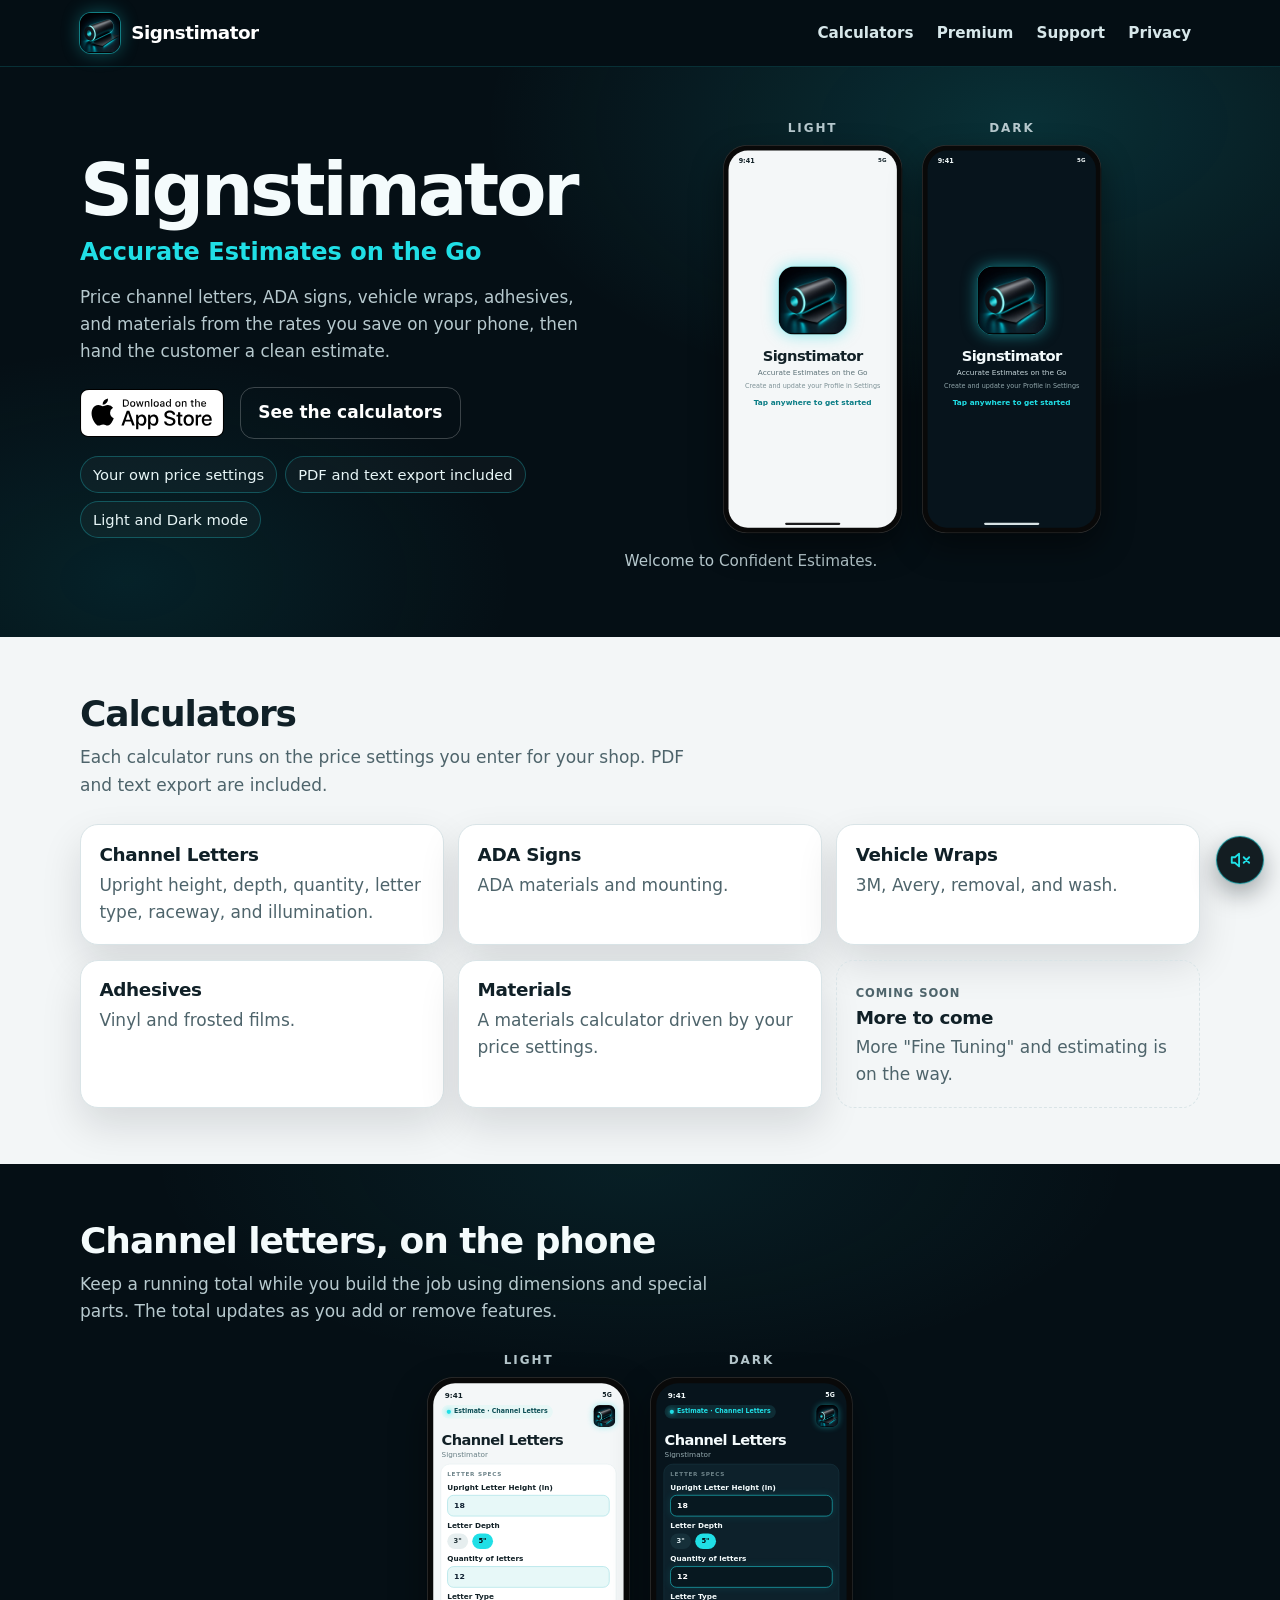
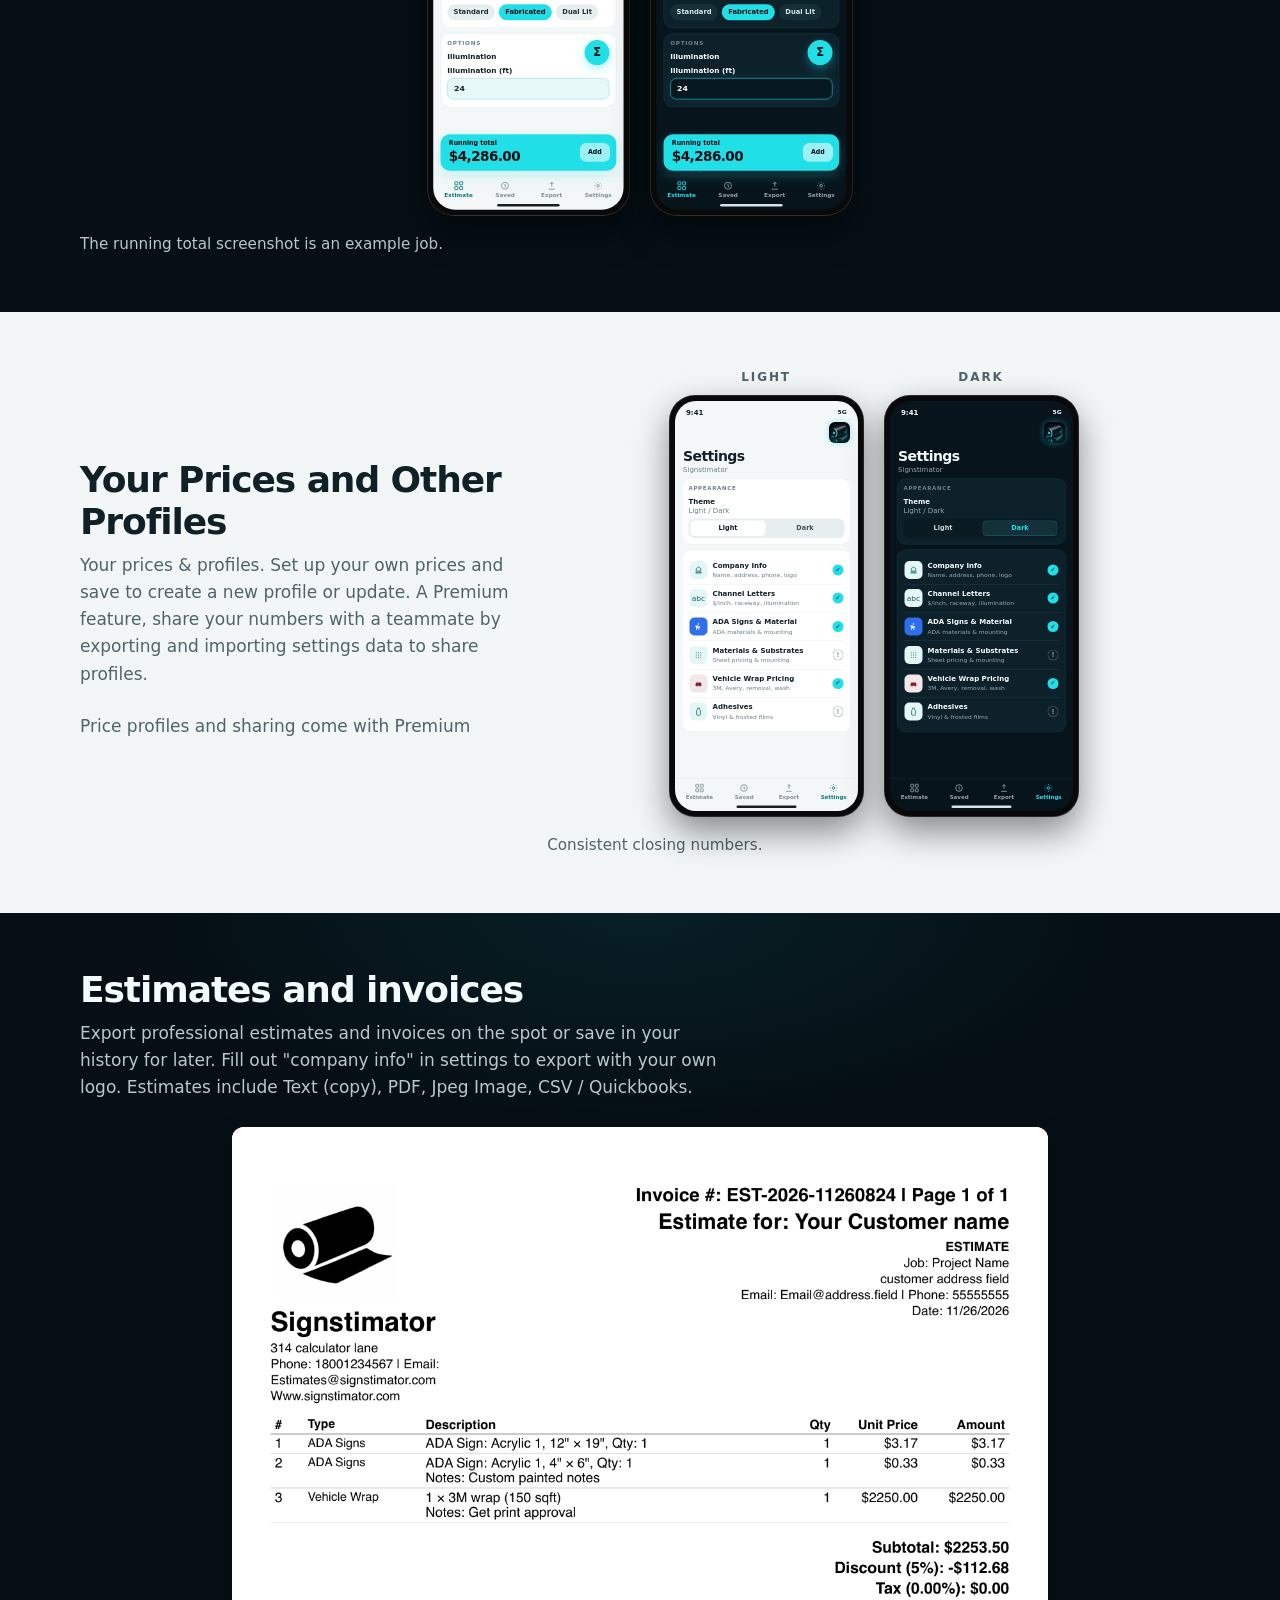
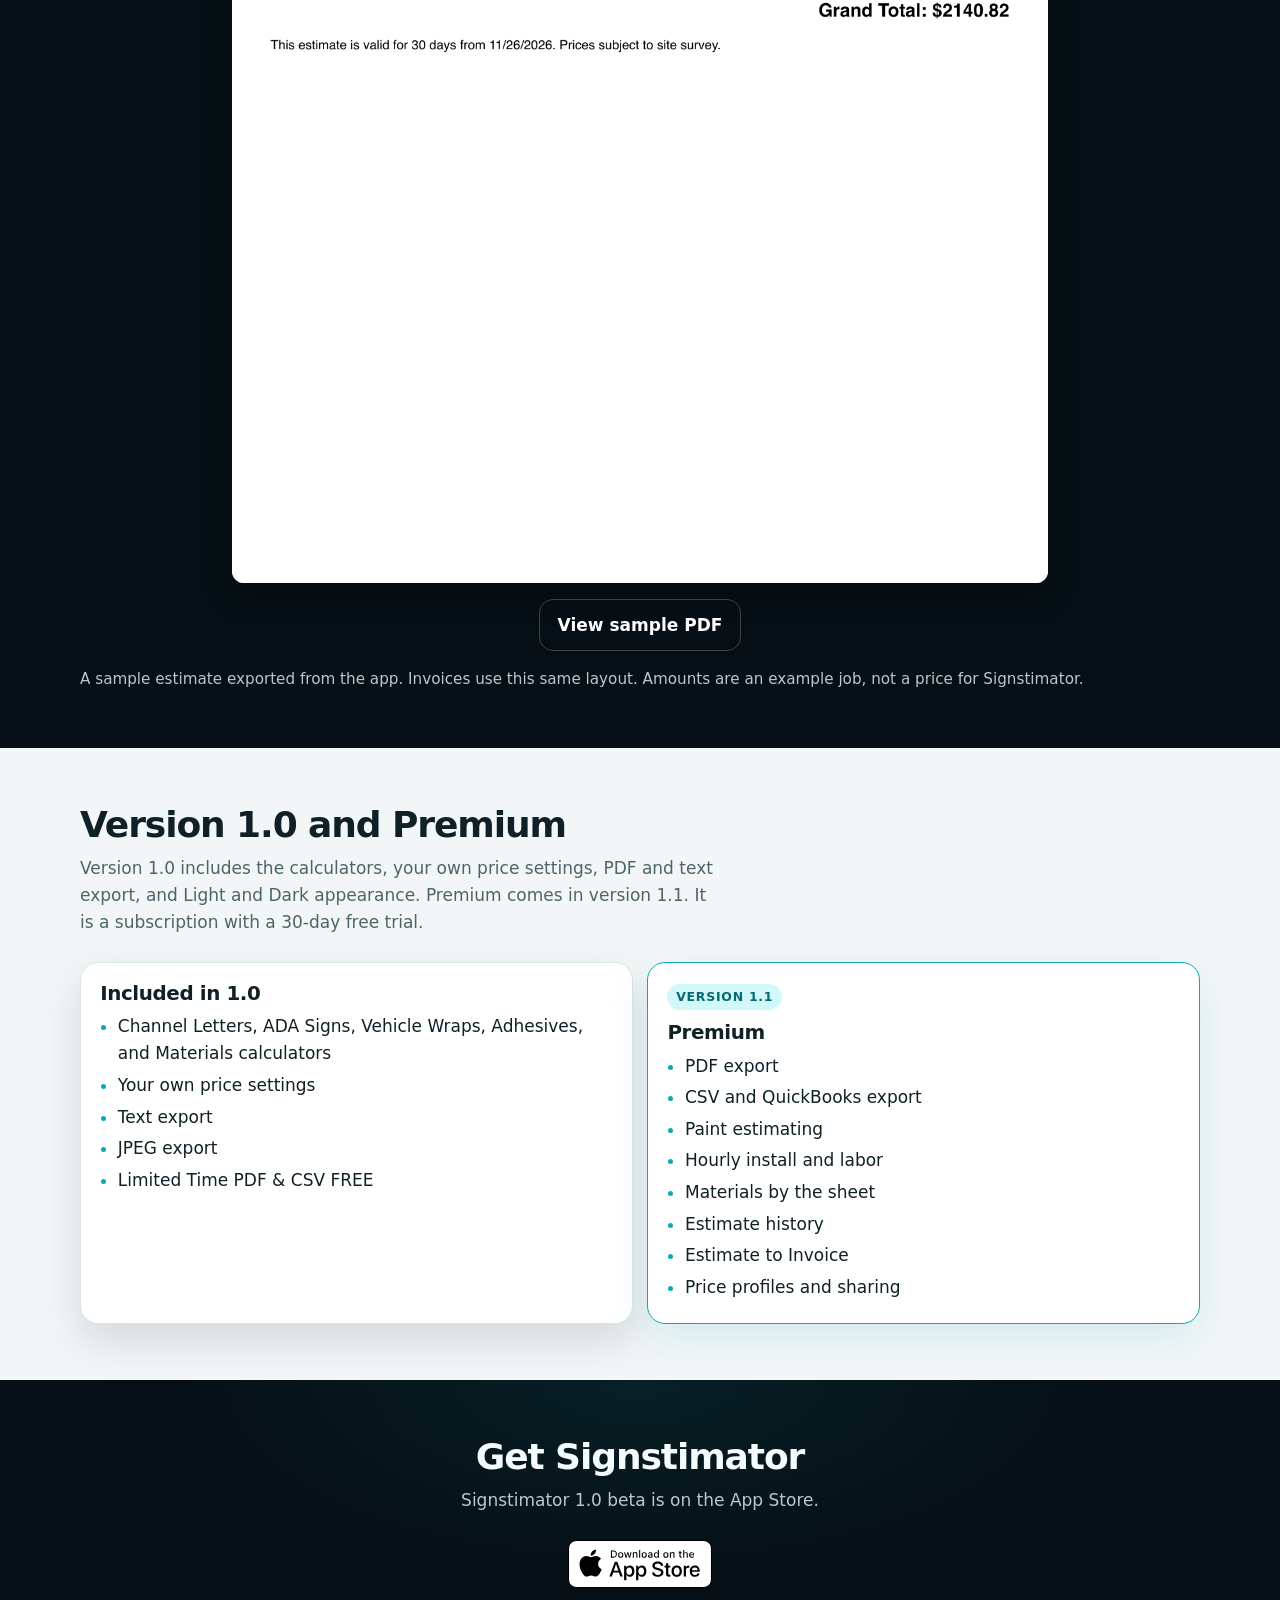
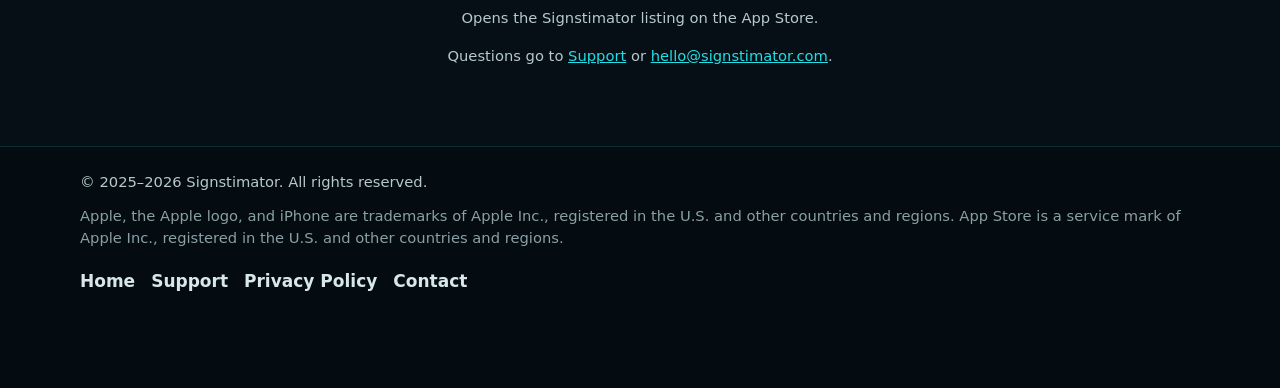
<file: index.html>
<!DOCTYPE html>
<html lang="en">
<head>
  <meta charset="UTF-8">
  <meta name="viewport" content="width=device-width, initial-scale=1.0, viewport-fit=cover">
  <title>Signstimator — Accurate Estimates on the Go</title>
  <meta name="description" content="Signstimator is an iOS app for sign shops. Accurate estimates on the go for channel letters, ADA signs, vehicle wraps, adhesives, and materials, using your own prices. Download on the App Store.">
  <meta name="theme-color" content="#050F15">
  <meta property="og:title" content="Signstimator — Accurate Estimates on the Go">
  <meta property="og:description" content="Channel letters, ADA signs, vehicle wraps, adhesives, and materials, priced from your own settings. Download Signstimator on the App Store.">
  <meta property="og:type" content="website">
  <link rel="icon" href="favicon.ico" sizes="any">
  <link rel="icon" type="image/png" href="favicon-32.png" sizes="32x32">
  <link rel="apple-touch-icon" href="apple-touch-icon.png">
  <link rel="preload" as="image" href="assets/logo.webp" type="image/webp">
  <link rel="stylesheet" href="css/styles.css">
</head>
<body>
  <a class="skip-link" href="#content">Skip to content</a>
  <header class="site-header">
    <div class="header-inner">
      <a class="brand" href="index.html">
        <picture>
          <source srcset="assets/logo.webp" type="image/webp">
          <img src="assets/logo.jpg" alt="" width="640" height="640">
        </picture>
        Signstimator
      </a>
      <nav class="site-nav" aria-label="Primary">
        <a href="index.html#calculators">Calculators</a>
        <a href="index.html#premium">Premium</a>
        <a href="Support.html">Support</a>
        <a href="privacy.html">Privacy</a>
      </nav>
    </div>
  </header>

  <main id="content">
    <section class="hero">
      <div class="wrap hero-grid">
        <div>
          <h1>Signstimator</h1>
          <p class="lede">Accurate Estimates on the Go</p>
          <p class="intro">Price channel letters, ADA signs, vehicle wraps, adhesives, and materials from the rates you save on your phone, then hand the customer a clean estimate.</p>
          <div class="actions">
            <a class="store-badge" data-app-store href="https://apps.apple.com/app/id6818383304" target="_blank" rel="noopener noreferrer">
              <img src="assets/app-store-badge.svg" alt="Download on the App Store" width="120" height="40">
            </a>
            <a class="btn btn-ghost" href="#calculators">See the calculators</a>
          </div>
          <ul class="highlights">
            <li>Your own price settings</li>
            <li>PDF and text export included</li>
            <li>Light and Dark mode</li>
          </ul>
        </div>

        <figure class="pair-figure">
          <div class="phone-pair" aria-hidden="true">
            <div class="phone-col">
              <p class="phone-label">Light</p>
              <div class="device-slot">
                <div class="device">
                  <div class="screen screen-light">
                    <div class="statusbar"><span>9:41</span><span class="status-icons">5G</span></div>
                    <div class="screen-body welcome">
                      <div class="app-icon"><img src="assets/logo.jpg" alt="" width="640" height="640"></div>
                      <h3>Signstimator</h3>
                      <p class="tag">Accurate Estimates on the Go</p>
                      <p class="hint">Create and update your Profile in Settings</p>
                      <p class="go">Tap anywhere to get started</p>
                    </div>
                    <div class="homebar"><i></i></div>
                  </div>
                </div>
              </div>
            </div>
            <div class="phone-col">
              <p class="phone-label">Dark</p>
              <div class="device-slot">
                <div class="device">
                  <div class="screen screen-dark">
                    <div class="statusbar"><span>9:41</span><span class="status-icons">5G</span></div>
                    <div class="screen-body welcome">
                      <div class="app-icon"><img src="assets/logo.jpg" alt="" width="640" height="640"></div>
                      <h3>Signstimator</h3>
                      <p class="tag">Accurate Estimates on the Go</p>
                      <p class="hint">Create and update your Profile in Settings</p>
                      <p class="go">Tap anywhere to get started</p>
                    </div>
                    <div class="homebar"><i></i></div>
                  </div>
                </div>
              </div>
            </div>
          </div>
          <figcaption>Welcome to Confident Estimates.</figcaption>
        </figure>
      </div>
    </section>

    <section class="band band-light" id="calculators">
      <div class="wrap">
        <h2>Calculators</h2>
        <p class="section-lead">Each calculator runs on the price settings you enter for your shop. PDF and text export are included.</p>
        <div class="cards">
          <article class="card">
            <h3>Channel Letters</h3>
            <p>Upright height, depth, quantity, letter type, raceway, and illumination.</p>
          </article>
          <article class="card">
            <h3>ADA Signs</h3>
            <p>ADA materials and mounting.</p>
          </article>
          <article class="card">
            <h3>Vehicle Wraps</h3>
            <p>3M, Avery, removal, and wash.</p>
          </article>
          <article class="card">
            <h3>Adhesives</h3>
            <p>Vinyl and frosted films.</p>
          </article>
          <article class="card">
            <h3>Materials</h3>
            <p>A materials calculator driven by your price settings.</p>
          </article>
          <article class="card card-soon">
            <p class="soon-flag">Coming Soon</p>
            <h3>More to come</h3>
            <p>More "Fine Tuning" and estimating is on the way.</p>
          </article>
        </div>
      </div>
    </section>

    <section class="band band-ink showcase" id="channel-letters">
      <div class="wrap">
        <h2>Channel letters, on the phone</h2>
        <p class="section-lead">Keep a running total while you build the job using dimensions and special parts. The total updates as you add or remove features.</p>
        <figure class="pair-figure">
          <div class="phone-pair" aria-hidden="true">
            <div class="phone-col">
              <p class="phone-label">Light</p>
              <div class="device-slot"><div class="device"><div class="screen screen-light">
                <div class="statusbar"><span>9:41</span><span class="status-icons">5G</span></div>
                <div class="screen-body">
                  <div class="sheet-head">
                    <span class="pill-label"><span class="dot"></span> Estimate · Channel Letters</span>
                    <div class="mini-icon"><img src="assets/logo.jpg" alt="" width="64" height="64"></div>
                  </div>
                  <h3 class="screen-title">Channel Letters</h3>
                  <p class="screen-sub">Signstimator</p>
                  <div class="spec">
                    <p class="kicker">Letter specs</p>
                    <p class="lbl">Upright Letter Height (in)</p>
                    <div class="field">18</div>
                    <p class="lbl">Letter Depth</p>
                    <div class="pills"><span class="pill">3"</span><span class="pill on">5"</span></div>
                    <p class="lbl">Quantity of letters</p>
                    <div class="field">12</div>
                    <p class="lbl">Letter Type</p>
                    <div class="pills"><span class="pill">Standard</span><span class="pill on">Fabricated</span><span class="pill">Dual Lit</span></div>
                  </div>
                  <div class="spec">
                    <div class="options-top">
                      <div>
                        <p class="kicker">Options</p>
                        <p class="lbl">Illumination</p>
                        <p class="lbl">Illumination (ft)</p>
                      </div>
                      <div class="sigma" title="Sum">Σ</div>
                    </div>
                    <div class="field">24</div>
                  </div>
                  <div class="total"><div><span>Running total</span><strong>$4,286.00</strong></div><span class="add">Add</span></div>
                </div>
                <nav class="tabbar">
                  <span class="tab on"><svg viewBox="0 0 24 24" fill="none" stroke="currentColor" stroke-width="2"><rect x="3" y="3" width="7" height="7" rx="1"/><rect x="14" y="3" width="7" height="7" rx="1"/><rect x="3" y="14" width="7" height="7" rx="1"/><rect x="14" y="14" width="7" height="7" rx="1"/></svg>Estimate</span>
                  <span class="tab"><svg viewBox="0 0 24 24" fill="none" stroke="currentColor" stroke-width="2"><circle cx="12" cy="12" r="8"/><path d="M12 8v5l3 2"/></svg>Saved</span>
                  <span class="tab"><svg viewBox="0 0 24 24" fill="none" stroke="currentColor" stroke-width="2"><path d="M12 4v10"/><path d="M8 8l4-4 4 4"/><path d="M5 20h14"/></svg>Export</span>
                  <span class="tab"><svg viewBox="0 0 24 24" fill="none" stroke="currentColor" stroke-width="2"><circle cx="12" cy="12" r="3"/><path d="M12 3v2M12 19v2M3 12h2M19 12h2M5.6 5.6l1.4 1.4M17 17l1.4 1.4M18.4 5.6 17 7M7 17l-1.4 1.4"/></svg>Settings</span>
                </nav>
                <div class="homebar"><i></i></div>
              </div></div></div>
            </div>
            <div class="phone-col">
              <p class="phone-label">Dark</p>
              <div class="device-slot"><div class="device"><div class="screen screen-dark">
                <div class="statusbar"><span>9:41</span><span class="status-icons">5G</span></div>
                <div class="screen-body">
                  <div class="sheet-head">
                    <span class="pill-label"><span class="dot"></span> Estimate · Channel Letters</span>
                    <div class="mini-icon"><img src="assets/logo.jpg" alt="" width="64" height="64"></div>
                  </div>
                  <h3 class="screen-title">Channel Letters</h3>
                  <p class="screen-sub">Signstimator</p>
                  <div class="spec">
                    <p class="kicker">Letter specs</p>
                    <p class="lbl">Upright Letter Height (in)</p>
                    <div class="field">18</div>
                    <p class="lbl">Letter Depth</p>
                    <div class="pills"><span class="pill">3"</span><span class="pill on">5"</span></div>
                    <p class="lbl">Quantity of letters</p>
                    <div class="field">12</div>
                    <p class="lbl">Letter Type</p>
                    <div class="pills"><span class="pill">Standard</span><span class="pill on">Fabricated</span><span class="pill">Dual Lit</span></div>
                  </div>
                  <div class="spec">
                    <div class="options-top">
                      <div>
                        <p class="kicker">Options</p>
                        <p class="lbl">Illumination</p>
                        <p class="lbl">Illumination (ft)</p>
                      </div>
                      <div class="sigma">Σ</div>
                    </div>
                    <div class="field">24</div>
                  </div>
                  <div class="total"><div><span>Running total</span><strong>$4,286.00</strong></div><span class="add">Add</span></div>
                </div>
                <nav class="tabbar">
                  <span class="tab on"><svg viewBox="0 0 24 24" fill="none" stroke="currentColor" stroke-width="2"><rect x="3" y="3" width="7" height="7" rx="1"/><rect x="14" y="3" width="7" height="7" rx="1"/><rect x="3" y="14" width="7" height="7" rx="1"/><rect x="14" y="14" width="7" height="7" rx="1"/></svg>Estimate</span>
                  <span class="tab"><svg viewBox="0 0 24 24" fill="none" stroke="currentColor" stroke-width="2"><circle cx="12" cy="12" r="8"/><path d="M12 8v5l3 2"/></svg>Saved</span>
                  <span class="tab"><svg viewBox="0 0 24 24" fill="none" stroke="currentColor" stroke-width="2"><path d="M12 4v10"/><path d="M8 8l4-4 4 4"/><path d="M5 20h14"/></svg>Export</span>
                  <span class="tab"><svg viewBox="0 0 24 24" fill="none" stroke="currentColor" stroke-width="2"><circle cx="12" cy="12" r="3"/><path d="M12 3v2M12 19v2M3 12h2M19 12h2M5.6 5.6l1.4 1.4M17 17l1.4 1.4M18.4 5.6 17 7M7 17l-1.4 1.4"/></svg>Settings</span>
                </nav>
                <div class="homebar"><i></i></div>
              </div></div></div>
            </div>
          </div>
          <figcaption>The running total screenshot is an example job.</figcaption>
        </figure>
      </div>
    </section>

    <section class="band band-light" id="settings">
      <div class="wrap split">
        <div>
          <h2>Your Prices and Other Profiles</h2>
          <p class="section-lead">Your prices & profiles. Set up your own prices and save to create a new profile or update. A Premium feature, share your numbers with a teammate by exporting and importing settings data to share profiles.</p>
          <p class="section-lead">Price profiles and sharing come with Premium</p>
        </div>
        <figure class="pair-figure">
          <div class="phone-pair" aria-hidden="true">
            <div class="phone-col">
              <p class="phone-label">Light</p>
              <div class="device-slot"><div class="device"><div class="screen screen-light">
                <div class="statusbar"><span>9:41</span><span class="status-icons">5G</span></div>
                <div class="screen-body">
                  <div class="sheet-head">
                    <span></span>
                    <div class="mini-icon"><img src="assets/logo.jpg" alt="" width="64" height="64"></div>
                  </div>
                  <h3 class="screen-title">Settings</h3>
                  <p class="screen-sub">Signstimator</p>
                  <div class="set-card">
                    <p class="kicker">Appearance</p>
                    <p class="lbl flush">Theme</p>
                    <p class="screen-sub flush">Light / Dark</p>
                    <div class="segment"><span class="on">Light</span><span>Dark</span></div>
                  </div>
                  <div class="set-card">
                    <div class="set-row"><span class="tile"><svg viewBox="0 0 24 24" fill="none" stroke="currentColor" stroke-width="2"><path d="M4 20h16M6 20V8l6-4 6 4v12"/><path d="M10 20v-6h4v6"/></svg></span><span><strong>Company Info</strong><small>Name, address, phone, logo</small></span><span class="mark">✓</span></div>
                    <div class="set-row"><span class="tile">abc</span><span><strong>Channel Letters</strong><small>$/inch, raceway, illumination</small></span><span class="mark">✓</span></div>
                    <div class="set-row"><span class="tile tile-ada"><svg viewBox="0 0 24 24" fill="currentColor"><circle cx="12" cy="5" r="2"/><path d="M4 9h6l2 3 3-1 2 2-3 2v6h-2v-5l-2 1-2-2v6H6v-7l-2-1z"/></svg></span><span><strong>ADA Signs &amp; Material</strong><small>ADA materials &amp; mounting</small></span><span class="mark">✓</span></div>
                    <div class="set-row"><span class="tile"><svg viewBox="0 0 24 24" fill="currentColor"><circle cx="6" cy="6" r="1.4"/><circle cx="12" cy="6" r="1.4"/><circle cx="18" cy="6" r="1.4"/><circle cx="6" cy="12" r="1.4"/><circle cx="12" cy="12" r="1.4"/><circle cx="18" cy="12" r="1.4"/><circle cx="6" cy="18" r="1.4"/><circle cx="12" cy="18" r="1.4"/><circle cx="18" cy="18" r="1.4"/></svg></span><span><strong>Materials &amp; Substrates</strong><small>Sheet pricing &amp; mounting</small></span><span class="mark mark-wait">!</span></div>
                    <div class="set-row"><span class="tile tile-car"><svg viewBox="0 0 24 24" fill="currentColor"><path d="M4 14l2-5h12l2 5v4h-2a2 2 0 0 1-4 0H10a2 2 0 0 1-4 0H4z"/></svg></span><span><strong>Vehicle Wrap Pricing</strong><small>3M, Avery, removal, wash</small></span><span class="mark">✓</span></div>
                    <div class="set-row"><span class="tile"><svg viewBox="0 0 24 24" fill="none" stroke="currentColor" stroke-width="2"><path d="M9 3h6v4l2 2v11a2 2 0 0 1-2 2H9a2 2 0 0 1-2-2V9l2-2z"/></svg></span><span><strong>Adhesives</strong><small>Vinyl &amp; frosted films</small></span><span class="mark mark-wait">!</span></div>
                  </div>
                </div>
                <nav class="tabbar">
                  <span class="tab"><svg viewBox="0 0 24 24" fill="none" stroke="currentColor" stroke-width="2"><rect x="3" y="3" width="7" height="7" rx="1"/><rect x="14" y="3" width="7" height="7" rx="1"/><rect x="3" y="14" width="7" height="7" rx="1"/><rect x="14" y="14" width="7" height="7" rx="1"/></svg>Estimate</span>
                  <span class="tab"><svg viewBox="0 0 24 24" fill="none" stroke="currentColor" stroke-width="2"><circle cx="12" cy="12" r="8"/><path d="M12 8v5l3 2"/></svg>Saved</span>
                  <span class="tab"><svg viewBox="0 0 24 24" fill="none" stroke="currentColor" stroke-width="2"><path d="M12 4v10"/><path d="M8 8l4-4 4 4"/><path d="M5 20h14"/></svg>Export</span>
                  <span class="tab on"><svg viewBox="0 0 24 24" fill="none" stroke="currentColor" stroke-width="2"><circle cx="12" cy="12" r="3"/><path d="M12 3v2M12 19v2M3 12h2M19 12h2M5.6 5.6l1.4 1.4M17 17l1.4 1.4M18.4 5.6 17 7M7 17l-1.4 1.4"/></svg>Settings</span>
                </nav>
                <div class="homebar"><i></i></div>
              </div></div></div>
            </div>
            <div class="phone-col">
              <p class="phone-label">Dark</p>
              <div class="device-slot"><div class="device"><div class="screen screen-dark">
                <div class="statusbar"><span>9:41</span><span class="status-icons">5G</span></div>
                <div class="screen-body">
                  <div class="sheet-head">
                    <span></span>
                    <div class="mini-icon"><img src="assets/logo.jpg" alt="" width="64" height="64"></div>
                  </div>
                  <h3 class="screen-title">Settings</h3>
                  <p class="screen-sub">Signstimator</p>
                  <div class="set-card">
                    <p class="kicker">Appearance</p>
                    <p class="lbl flush">Theme</p>
                    <p class="screen-sub flush">Light / Dark</p>
                    <div class="segment"><span>Light</span><span class="on">Dark</span></div>
                  </div>
                  <div class="set-card">
                    <div class="set-row"><span class="tile"><svg viewBox="0 0 24 24" fill="none" stroke="currentColor" stroke-width="2"><path d="M4 20h16M6 20V8l6-4 6 4v12"/><path d="M10 20v-6h4v6"/></svg></span><span><strong>Company Info</strong><small>Name, address, phone, logo</small></span><span class="mark">✓</span></div>
                    <div class="set-row"><span class="tile">abc</span><span><strong>Channel Letters</strong><small>$/inch, raceway, illumination</small></span><span class="mark">✓</span></div>
                    <div class="set-row"><span class="tile tile-ada"><svg viewBox="0 0 24 24" fill="currentColor"><circle cx="12" cy="5" r="2"/><path d="M4 9h6l2 3 3-1 2 2-3 2v6h-2v-5l-2 1-2-2v6H6v-7l-2-1z"/></svg></span><span><strong>ADA Signs &amp; Material</strong><small>ADA materials &amp; mounting</small></span><span class="mark">✓</span></div>
                    <div class="set-row"><span class="tile"><svg viewBox="0 0 24 24" fill="currentColor"><circle cx="6" cy="6" r="1.4"/><circle cx="12" cy="6" r="1.4"/><circle cx="18" cy="6" r="1.4"/><circle cx="6" cy="12" r="1.4"/><circle cx="12" cy="12" r="1.4"/><circle cx="18" cy="12" r="1.4"/><circle cx="6" cy="18" r="1.4"/><circle cx="12" cy="18" r="1.4"/><circle cx="18" cy="18" r="1.4"/></svg></span><span><strong>Materials &amp; Substrates</strong><small>Sheet pricing &amp; mounting</small></span><span class="mark mark-wait">!</span></div>
                    <div class="set-row"><span class="tile tile-car"><svg viewBox="0 0 24 24" fill="currentColor"><path d="M4 14l2-5h12l2 5v4h-2a2 2 0 0 1-4 0H10a2 2 0 0 1-4 0H4z"/></svg></span><span><strong>Vehicle Wrap Pricing</strong><small>3M, Avery, removal, wash</small></span><span class="mark">✓</span></div>
                    <div class="set-row"><span class="tile"><svg viewBox="0 0 24 24" fill="none" stroke="currentColor" stroke-width="2"><path d="M9 3h6v4l2 2v11a2 2 0 0 1-2 2H9a2 2 0 0 1-2-2V9l2-2z"/></svg></span><span><strong>Adhesives</strong><small>Vinyl &amp; frosted films</small></span><span class="mark mark-wait">!</span></div>
                  </div>
                </div>
                <nav class="tabbar">
                  <span class="tab"><svg viewBox="0 0 24 24" fill="none" stroke="currentColor" stroke-width="2"><rect x="3" y="3" width="7" height="7" rx="1"/><rect x="14" y="3" width="7" height="7" rx="1"/><rect x="3" y="14" width="7" height="7" rx="1"/><rect x="14" y="14" width="7" height="7" rx="1"/></svg>Estimate</span>
                  <span class="tab"><svg viewBox="0 0 24 24" fill="none" stroke="currentColor" stroke-width="2"><circle cx="12" cy="12" r="8"/><path d="M12 8v5l3 2"/></svg>Saved</span>
                  <span class="tab"><svg viewBox="0 0 24 24" fill="none" stroke="currentColor" stroke-width="2"><path d="M12 4v10"/><path d="M8 8l4-4 4 4"/><path d="M5 20h14"/></svg>Export</span>
                  <span class="tab on"><svg viewBox="0 0 24 24" fill="none" stroke="currentColor" stroke-width="2"><circle cx="12" cy="12" r="3"/><path d="M12 3v2M12 19v2M3 12h2M19 12h2M5.6 5.6l1.4 1.4M17 17l1.4 1.4M18.4 5.6 17 7M7 17l-1.4 1.4"/></svg>Settings</span>
                </nav>
                <div class="homebar"><i></i></div>
              </div></div></div>
            </div>
          </div>
          <figcaption>Consistent closing numbers.</figcaption>
        </figure>
      </div>
    </section>

    <section class="band band-ink" id="export">
      <div class="wrap">
        <h2>Estimates and invoices</h2>
        <p class="section-lead">Export professional estimates and invoices on the spot or save in your history for later. Fill out "company info" in settings to export with your own logo. Estimates include Text (copy), PDF, Jpeg Image, CSV / Quickbooks.</p>
        <figure class="docs-figure">
          <div class="sample-paper">
            <img src="assets/sample-estimate.png" width="1275" height="1650" alt="Sample estimate exported from the Signstimator app. The shop logo is at the top left, above the shop name, address, phone, email, and website. The right side shows Invoice number and page, Estimate for, job, customer email and phone, and the date. A table lists each line with number, type, description, quantity, unit price, and amount, followed by subtotal, discount, tax, and grand total.">
          </div>
          <p class="sample-pdf"><a class="btn btn-ghost" href="assets/sample-estimate.pdf" target="_blank" rel="noopener noreferrer">View sample PDF</a></p>
          <figcaption>A sample estimate exported from the app. Invoices use this same layout. Amounts are an example job, not a price for Signstimator.</figcaption>
        </figure>
      </div>
    </section>

    <section class="band band-light" id="premium">
      <div class="wrap">
        <h2>Version 1.0 and Premium</h2>
        <p class="section-lead">Version 1.0 includes the calculators, your own price settings, PDF and text export, and Light and Dark appearance. Premium comes in version 1.1. It is a subscription with a 30-day free trial.</p>
        <div class="plans">
          <article class="plan">
            <h3>Included in 1.0</h3>
            <ul>
              <li>Channel Letters, ADA Signs, Vehicle Wraps, Adhesives, and Materials calculators</li>
              <li>Your own price settings</li>
              <li>Text export</li>
              <li>JPEG export</li>
              <li>Limited Time PDF & CSV FREE</li>
            </ul>
          </article>
          <article class="plan plan-premium">
            <p class="trial">Version 1.1</p>
            <h3>Premium</h3>
            <ul>
              <li>PDF export</li>
              <li>CSV and QuickBooks export</li>
              <li>Paint estimating</li>
              <li>Hourly install and labor</li>
              <li>Materials by the sheet</li>
              <li>Estimate history</li>
              <li>Estimate to Invoice</li>
              <li>Price profiles and sharing</li>
            </ul>
          </article>
        </div>
      </div>
    </section>

    <section class="band band-ink download" id="download">
      <div class="wrap">
        <h2>Get Signstimator</h2>
        <p class="section-lead" style="margin-inline:auto">Signstimator 1.0 beta is on the App Store.</p>
        <div class="actions">
          <a class="store-badge" data-app-store href="https://apps.apple.com/app/id6818383304" target="_blank" rel="noopener noreferrer">
            <img src="assets/app-store-badge.svg" alt="Download on the App Store" width="120" height="40">
          </a>
        </div>
        <p class="store-note" data-store-note>Opens the Signstimator listing on the App Store.</p>
        <p class="store-note">Questions go to <a href="Support.html">Support</a> or <a href="mailto:hello@signstimator.com">hello@signstimator.com</a>.</p>
      </div>
    </section>
  </main>

  <footer class="site-footer">
    <div class="footer-inner">
      <p>© 2025–2026 Signstimator. All rights reserved.</p>
      <p class="legal-note">Apple, the Apple logo, and iPhone are trademarks of Apple Inc., registered in the U.S. and other countries and regions. App Store is a service mark of Apple Inc., registered in the U.S. and other countries and regions.</p>
      <nav aria-label="Footer">
        <a href="index.html">Home</a>
        <a href="Support.html">Support</a>
        <a href="privacy.html">Privacy Policy</a>
        <a href="mailto:hello@signstimator.com">Contact</a>
      </nav>
    </div>
  </footer>
  <script src="js/site.js"></script>
</body>
</html>
</file>
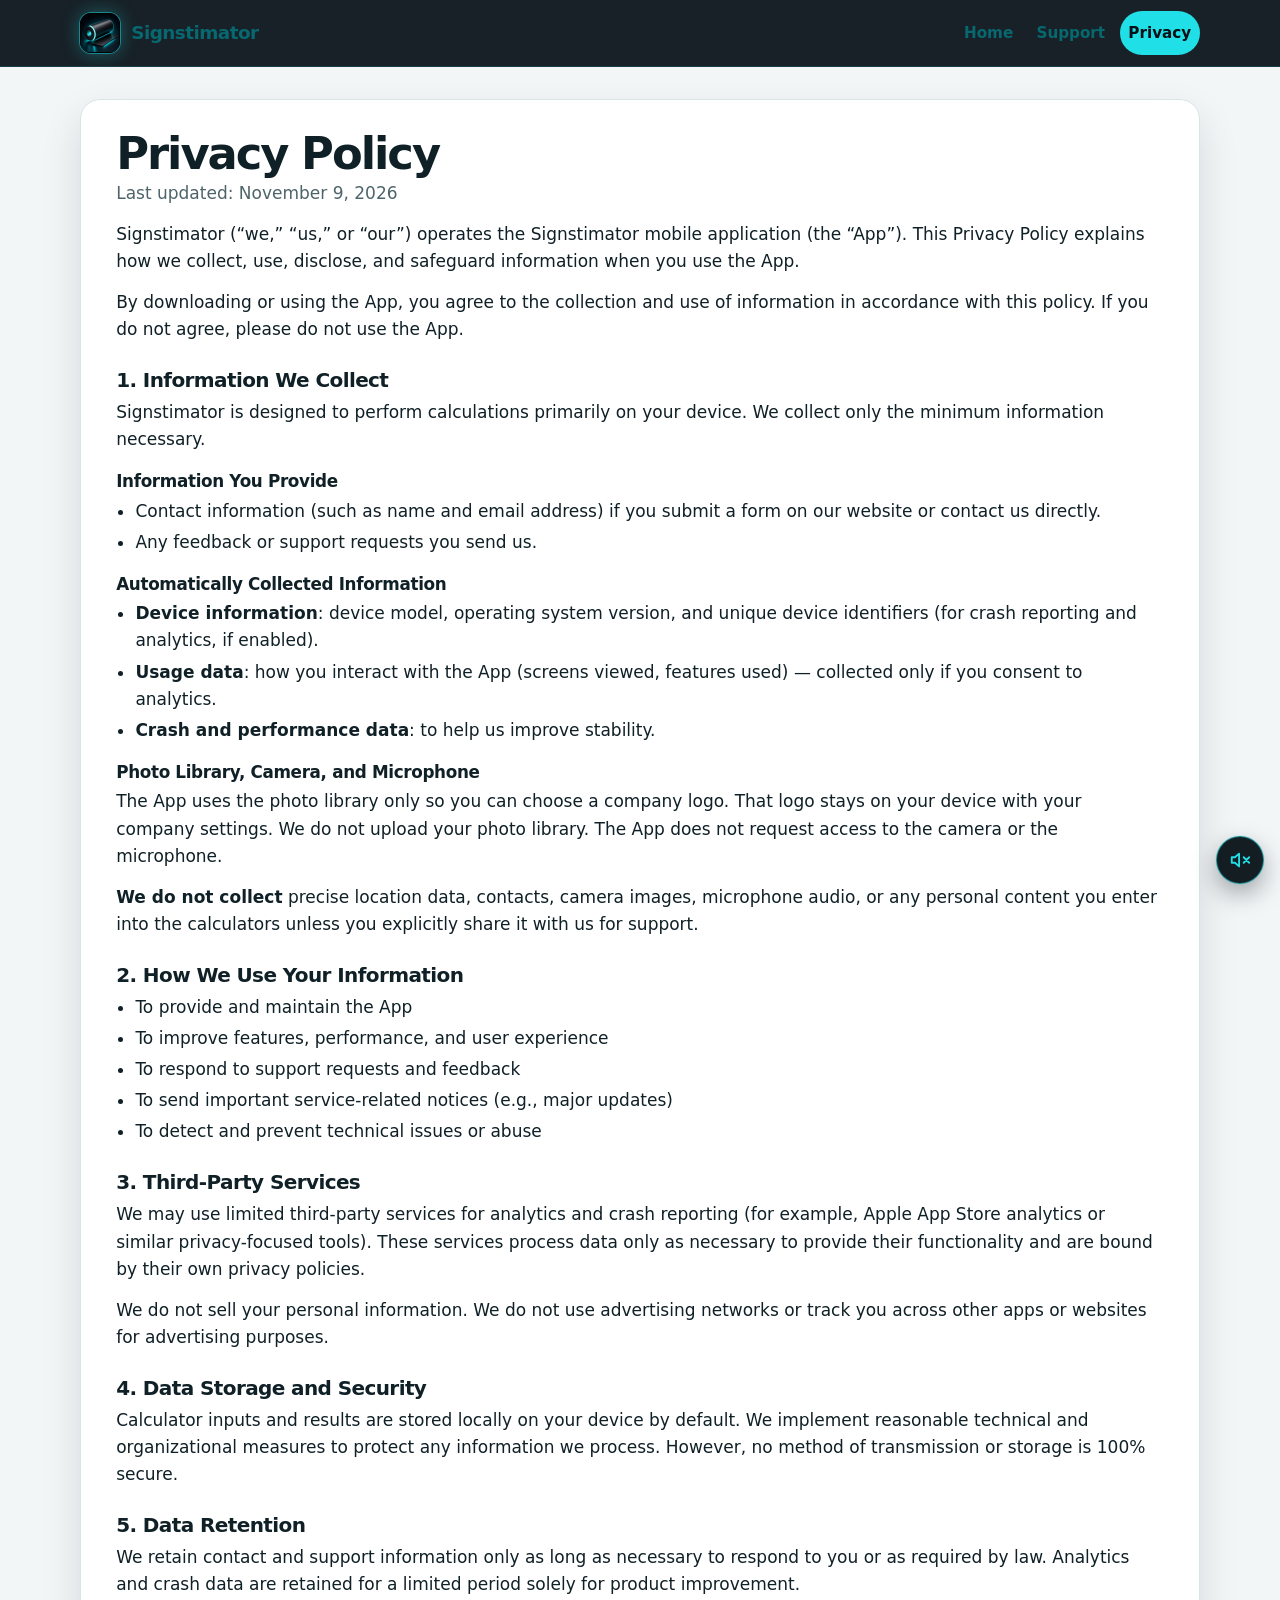
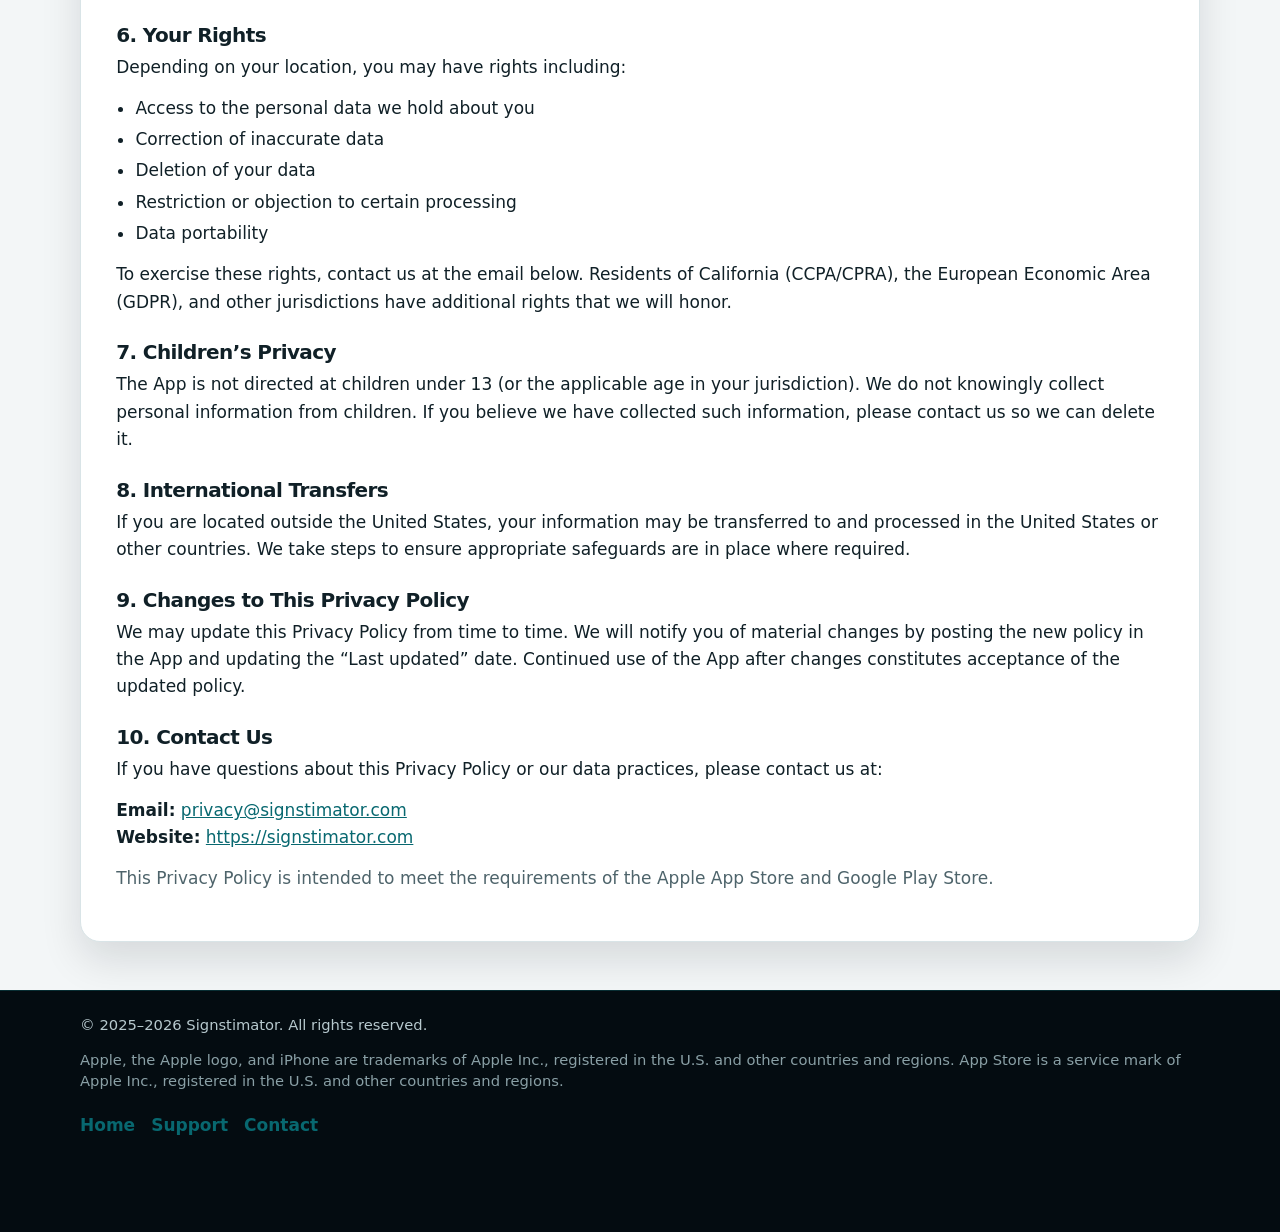
<file: privacy.html>
<!DOCTYPE html>
<html lang="en">
<head>
  <meta charset="UTF-8">
  <meta name="viewport" content="width=device-width, initial-scale=1.0, viewport-fit=cover">
  <title>Privacy Policy — Signstimator</title>
  <meta name="description" content="Privacy Policy for the Signstimator mobile application.">
  <meta name="theme-color" content="#050F15">
  <link rel="icon" href="favicon.ico" sizes="any">
  <link rel="icon" type="image/png" href="favicon-32.png" sizes="32x32">
  <link rel="apple-touch-icon" href="apple-touch-icon.png">
  <link rel="stylesheet" href="css/styles.css">
</head>
<body class="page-doc">
  <a class="skip-link" href="#content">Skip to content</a>
  <header class="site-header">
    <div class="header-inner">
      <a class="brand" href="index.html">
        <picture>
          <source srcset="assets/logo.webp" type="image/webp">
          <img src="assets/logo.jpg" alt="" width="640" height="640">
        </picture>
        Signstimator
      </a>
      <nav class="site-nav" aria-label="Primary">
        <a href="index.html">Home</a>
        <a href="Support.html">Support</a>
        <a href="privacy.html" aria-current="page">Privacy</a>
      </nav>
    </div>
  </header>

  <main class="doc-main" id="content">
    <div class="wrap prose">
      <h1>Privacy Policy</h1>
      <p class="updated">Last updated: November 9, 2026</p>

      <p>
        Signstimator (“we,” “us,” or “our”) operates the Signstimator mobile application (the “App”).
        This Privacy Policy explains how we collect, use, disclose, and safeguard information when you use the App.
      </p>
      <p>
        By downloading or using the App, you agree to the collection and use of information in accordance with this policy.
        If you do not agree, please do not use the App.
      </p>

      <h2>1. Information We Collect</h2>
      <p>Signstimator is designed to perform calculations primarily on your device. We collect only the minimum information necessary.</p>

      <h3>Information You Provide</h3>
      <ul>
        <li>Contact information (such as name and email address) if you submit a form on our website or contact us directly.</li>
        <li>Any feedback or support requests you send us.</li>
      </ul>

      <h3>Automatically Collected Information</h3>
      <ul>
        <li><strong>Device information</strong>: device model, operating system version, and unique device identifiers (for crash reporting and analytics, if enabled).</li>
        <li><strong>Usage data</strong>: how you interact with the App (screens viewed, features used) — collected only if you consent to analytics.</li>
        <li><strong>Crash and performance data</strong>: to help us improve stability.</li>
      </ul>

      <h3>Photo Library, Camera, and Microphone</h3>
      <p>
        The App uses the photo library only so you can choose a company logo.
        That logo stays on your device with your company settings.
        We do not upload your photo library.
        The App does not request access to the camera or the microphone.
      </p>
      <p>
        <strong>We do not collect</strong> precise location data, contacts, camera images, microphone audio, or any personal content you enter into the calculators unless you explicitly share it with us for support.
      </p>

      <h2>2. How We Use Your Information</h2>
      <ul>
        <li>To provide and maintain the App</li>
        <li>To improve features, performance, and user experience</li>
        <li>To respond to support requests and feedback</li>
        <li>To send important service-related notices (e.g., major updates)</li>
        <li>To detect and prevent technical issues or abuse</li>
      </ul>

      <h2>3. Third-Party Services</h2>
      <p>
        We may use limited third-party services for analytics and crash reporting (for example, Apple App Store analytics or similar privacy-focused tools).
        These services process data only as necessary to provide their functionality and are bound by their own privacy policies.
      </p>
      <p>
        We do not sell your personal information. We do not use advertising networks or track you across other apps or websites for advertising purposes.
      </p>

      <h2>4. Data Storage and Security</h2>
      <p>
        Calculator inputs and results are stored locally on your device by default.
        We implement reasonable technical and organizational measures to protect any information we process.
        However, no method of transmission or storage is 100% secure.
      </p>

      <h2>5. Data Retention</h2>
      <p>
        We retain contact and support information only as long as necessary to respond to you or as required by law.
        Analytics and crash data are retained for a limited period solely for product improvement.
      </p>

      <h2>6. Your Rights</h2>
      <p>Depending on your location, you may have rights including:</p>
      <ul>
        <li>Access to the personal data we hold about you</li>
        <li>Correction of inaccurate data</li>
        <li>Deletion of your data</li>
        <li>Restriction or objection to certain processing</li>
        <li>Data portability</li>
      </ul>
      <p>
        To exercise these rights, contact us at the email below.
        Residents of California (CCPA/CPRA), the European Economic Area (GDPR), and other jurisdictions have additional rights that we will honor.
      </p>

      <h2>7. Children’s Privacy</h2>
      <p>
        The App is not directed at children under 13 (or the applicable age in your jurisdiction).
        We do not knowingly collect personal information from children.
        If you believe we have collected such information, please contact us so we can delete it.
      </p>

      <h2>8. International Transfers</h2>
      <p>
        If you are located outside the United States, your information may be transferred to and processed in the United States or other countries.
        We take steps to ensure appropriate safeguards are in place where required.
      </p>

      <h2>9. Changes to This Privacy Policy</h2>
      <p>
        We may update this Privacy Policy from time to time.
        We will notify you of material changes by posting the new policy in the App and updating the “Last updated” date.
        Continued use of the App after changes constitutes acceptance of the updated policy.
      </p>

      <h2>10. Contact Us</h2>
      <p>
        If you have questions about this Privacy Policy or our data practices, please contact us at:
      </p>
      <p>
        <strong>Email:</strong> <a href="mailto:privacy@signstimator.com">privacy@signstimator.com</a><br>
        <strong>Website:</strong> <a href="https://signstimator.com">https://signstimator.com</a>
      </p>
      <p class="updated">
        This Privacy Policy is intended to meet the requirements of the Apple App Store and Google Play Store.
      </p>
    </div>
  </main>

  <footer class="site-footer">
    <div class="footer-inner">
      <p>© 2025–2026 Signstimator. All rights reserved.</p>
      <p class="legal-note">Apple, the Apple logo, and iPhone are trademarks of Apple Inc., registered in the U.S. and other countries and regions. App Store is a service mark of Apple Inc., registered in the U.S. and other countries and regions.</p>
      <nav aria-label="Footer">
        <a href="index.html">Home</a>
        <a href="Support.html">Support</a>
        <a href="mailto:hello@signstimator.com">Contact</a>
      </nav>
    </div>
  </footer>
  <script src="js/site.js"></script>
</body>
</html>
</file>
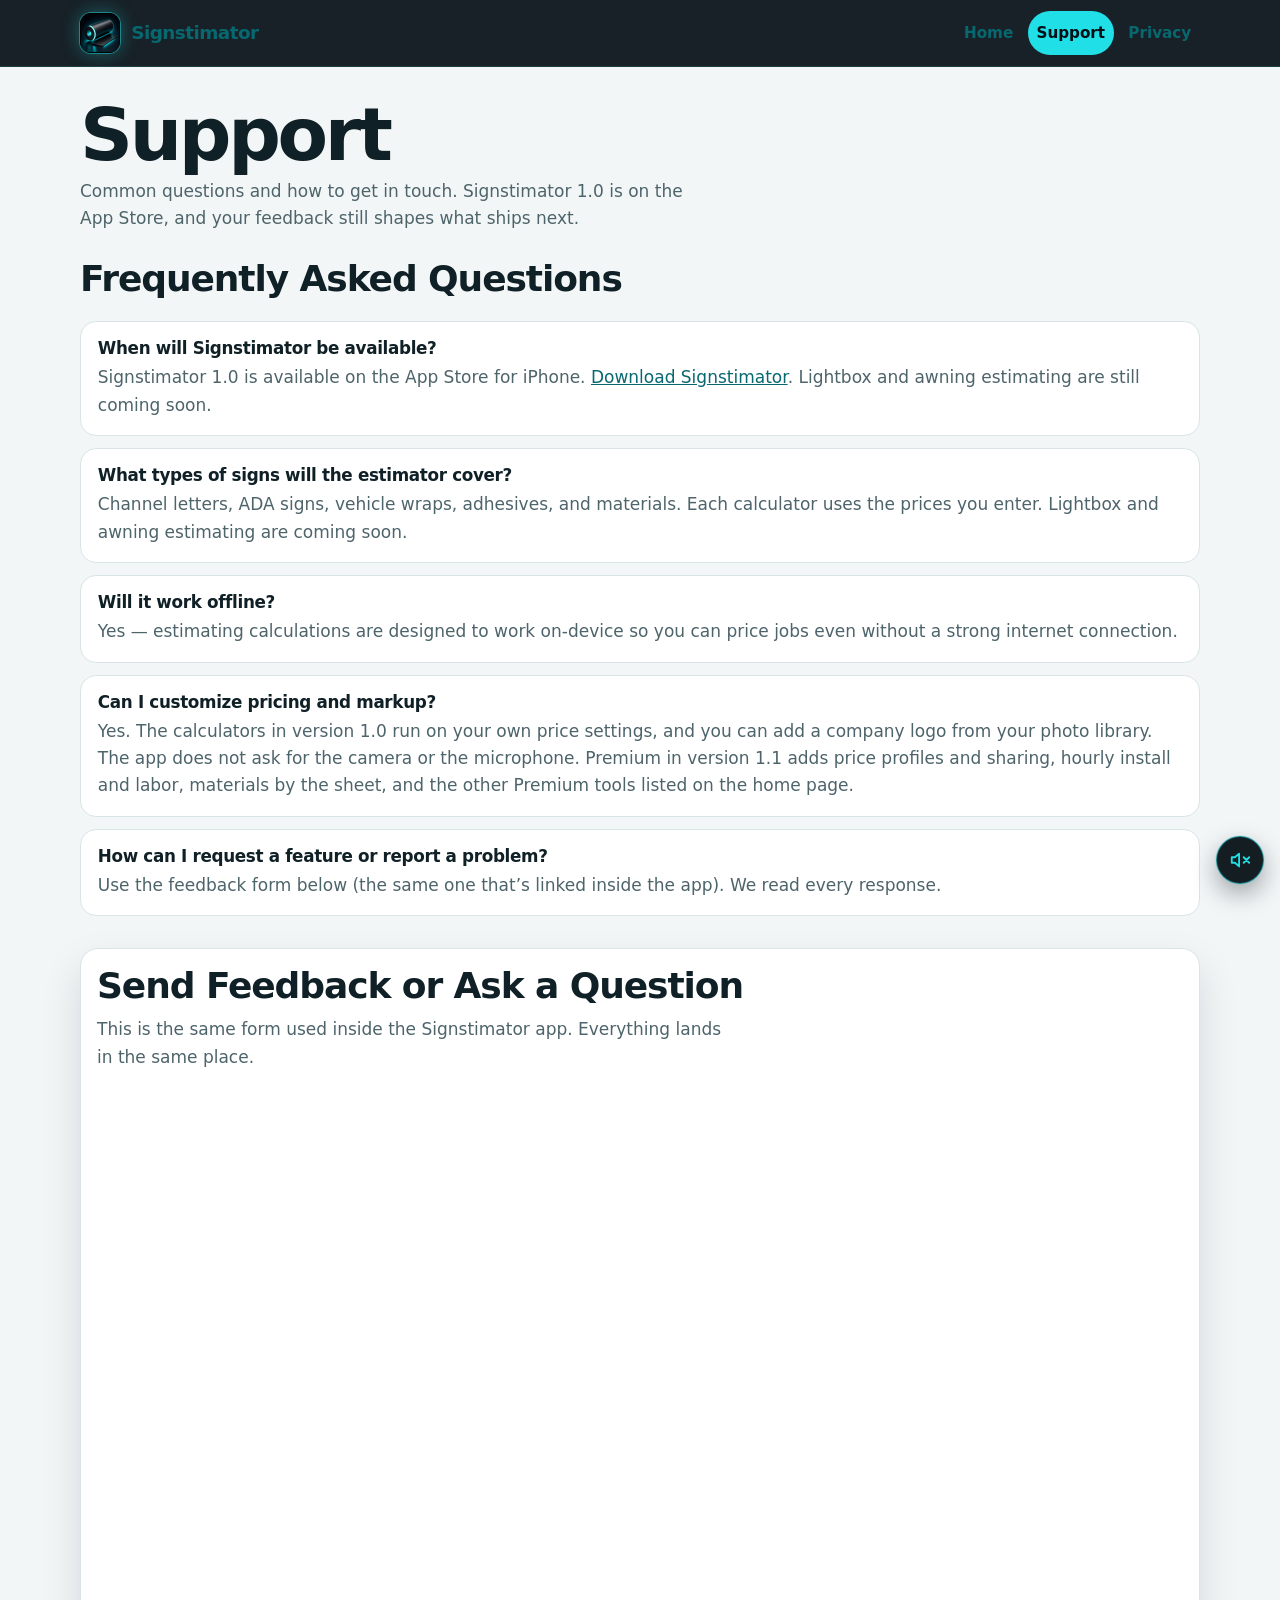
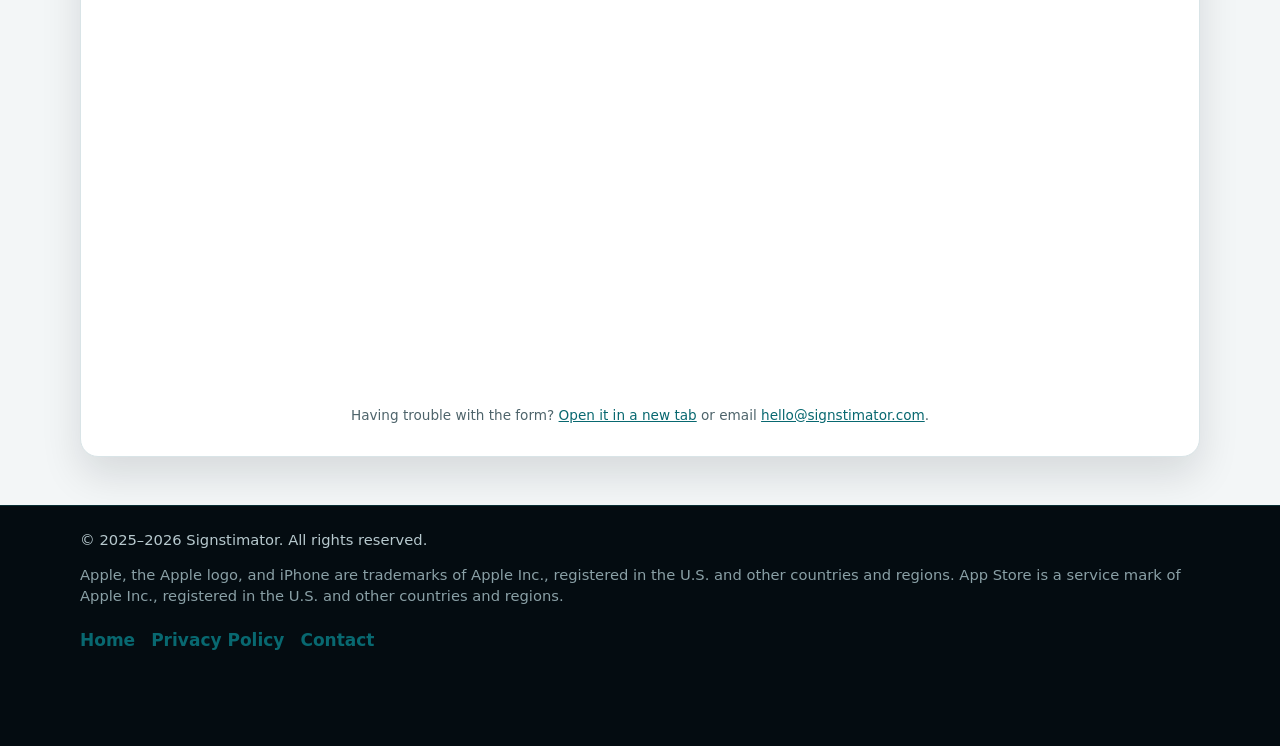
<file: Support.html>
<!DOCTYPE html>
<html lang="en">
<head>
  <meta charset="UTF-8">
  <meta name="viewport" content="width=device-width, initial-scale=1.0, viewport-fit=cover">
  <title>Support — Signstimator</title>
  <meta name="description" content="Support, FAQs, and feedback for Signstimator — the professional sign estimating app.">
  <meta name="theme-color" content="#050F15">
  <link rel="icon" href="favicon.ico" sizes="any">
  <link rel="icon" type="image/png" href="favicon-32.png" sizes="32x32">
  <link rel="apple-touch-icon" href="apple-touch-icon.png">
  <link rel="stylesheet" href="css/styles.css">
</head>
<body class="page-doc">
  <a class="skip-link" href="#content">Skip to content</a>
  <header class="site-header">
    <div class="header-inner">
      <a class="brand" href="index.html">
        <picture>
          <source srcset="assets/logo.webp" type="image/webp">
          <img src="assets/logo.jpg" alt="" width="640" height="640">
        </picture>
        Signstimator
      </a>
      <nav class="site-nav" aria-label="Primary">
        <a href="index.html">Home</a>
        <a href="Support.html" aria-current="page">Support</a>
        <a href="privacy.html">Privacy</a>
      </nav>
    </div>
  </header>

  <main class="doc-main" id="content">
    <div class="wrap">
      <h1>Support</h1>
      <p class="section-lead">Common questions and how to get in touch. Signstimator 1.0 is on the App Store, and your feedback still shapes what ships next.</p>

      <section class="faq" aria-labelledby="faq-heading">
        <h2 id="faq-heading">Frequently Asked Questions</h2>

        <article>
          <h3>When will Signstimator be available?</h3>
          <p>Signstimator 1.0 is available on the App Store for iPhone. <a data-app-store href="https://apps.apple.com/app/id6818383304" target="_blank" rel="noopener noreferrer">Download Signstimator</a>. Lightbox and awning estimating are still coming soon.</p>
        </article>

        <article>
          <h3>What types of signs will the estimator cover?</h3>
          <p>Channel letters, ADA signs, vehicle wraps, adhesives, and materials. Each calculator uses the prices you enter. Lightbox and awning estimating are coming soon.</p>
        </article>

        <article>
          <h3>Will it work offline?</h3>
          <p>Yes — estimating calculations are designed to work on-device so you can price jobs even without a strong internet connection.</p>
        </article>

        <article>
          <h3>Can I customize pricing and markup?</h3>
          <p>Yes. The calculators in version 1.0 run on your own price settings, and you can add a company logo from your photo library. The app does not ask for the camera or the microphone. Premium in version 1.1 adds price profiles and sharing, hourly install and labor, materials by the sheet, and the other Premium tools listed on the home page.</p>
        </article>

        <article>
          <h3>How can I request a feature or report a problem?</h3>
          <p>Use the feedback form below (the same one that’s linked inside the app). We read every response.</p>
        </article>
      </section>

      <section class="form-card" aria-labelledby="feedback-heading">
        <h2 id="feedback-heading">Send Feedback or Ask a Question</h2>
        <p class="section-lead">This is the same form used inside the Signstimator app. Everything lands in the same place.</p>
        <iframe
          class="form-frame"
          src="https://docs.google.com/forms/d/e/1FAIpQLSdFB1LGdTTYkwJkx6457L7xm6RUHXx0BUweLzCU4SB6owOhcw/viewform?embedded=true"
          title="Signstimator Feedback Form"
          loading="lazy">
          Loading…
        </iframe>
        <p class="form-fallback">
          Having trouble with the form?
          <a href="https://docs.google.com/forms/d/e/1FAIpQLSdFB1LGdTTYkwJkx6457L7xm6RUHXx0BUweLzCU4SB6owOhcw/viewform" target="_blank" rel="noopener">Open it in a new tab</a>
          or email <a href="mailto:hello@signstimator.com">hello@signstimator.com</a>.
        </p>
      </section>
    </div>
  </main>

  <footer class="site-footer">
    <div class="footer-inner">
      <p>© 2025–2026 Signstimator. All rights reserved.</p>
      <p class="legal-note">Apple, the Apple logo, and iPhone are trademarks of Apple Inc., registered in the U.S. and other countries and regions. App Store is a service mark of Apple Inc., registered in the U.S. and other countries and regions.</p>
      <nav aria-label="Footer">
        <a href="index.html">Home</a>
        <a href="privacy.html">Privacy Policy</a>
        <a href="mailto:hello@signstimator.com">Contact</a>
      </nav>
    </div>
  </footer>
  <script src="js/site.js"></script>
</body>
</html>
</file>
<file: css/styles.css>
/* Signstimator marketing site
   Palette: cyan #20DFE6, teal #0AABB4, ink #050F15, light greys.
   Dark red is reserved for warnings. */

:root {
  --cyan: #20dfe6;
  --teal: #0aabb4;
  --teal-ink: #086870;
  --ink: #050f15;
  --ink-2: #0b1c26;
  --ink-3: #102833;
  --mist: #f3f6f7;
  --paper: #ffffff;
  --line: #d9e4e7;
  --text: #102027;
  --muted: #4e646b;
  --muted-dark: #b7c9ce;
  --warning: #8e1d2c;
  --max: 1120px;
  --header: 4.5rem;
  --font: Inter, system-ui, -apple-system, "Segoe UI", Roboto, "Helvetica Neue", Arial, sans-serif;
  --shadow: 0 18px 40px rgba(5, 15, 21, 0.12);
  color-scheme: dark;
}

*,
*::before,
*::after { box-sizing: border-box; }

html { scroll-behavior: smooth; }

body {
  margin: 0;
  font-family: var(--font);
  font-size: 1.0625rem;
  line-height: 1.6;
  background: var(--ink);
  color: #f4fbfc;
  text-rendering: optimizeLegibility;
}

img { max-width: 100%; height: auto; }

a { color: var(--cyan); }

a:hover { text-decoration-thickness: 2px; }

:focus-visible {
  outline: 3px solid var(--cyan);
  outline-offset: 3px;
}

.skip-link {
  position: absolute;
  left: 1rem;
  top: -4rem;
  background: var(--cyan);
  color: var(--ink);
  font-weight: 700;
  padding: 0.6rem 0.9rem;
  border-radius: 8px;
  z-index: 20;
}

.skip-link:focus { top: 0.75rem; }

.wrap {
  width: min(100% - 2rem, var(--max));
  margin-inline: auto;
}

.site-header {
  position: sticky;
  top: 0;
  z-index: 10;
  padding-top: env(safe-area-inset-top, 0px);
  background: rgba(5, 15, 21, 0.92);
  backdrop-filter: blur(14px);
  border-bottom: 1px solid rgba(32, 223, 230, 0.16);
}

.header-inner {
  width: min(100% - 2rem, var(--max));
  margin-inline: auto;
  display: flex;
  flex-wrap: wrap;
  align-items: center;
  justify-content: space-between;
  gap: 0.35rem 1.25rem;
  padding: 0.7rem 0;
}

.brand {
  display: inline-flex;
  align-items: center;
  gap: 0.7rem;
  color: #fff;
  text-decoration: none;
  font-weight: 700;
  letter-spacing: -0.03em;
  font-size: 1.15rem;
}

.brand img {
  width: 40px;
  height: 40px;
  border-radius: 11px;
  display: block;
  box-shadow: 0 0 0 1px rgba(32, 223, 230, 0.45), 0 0 18px rgba(32, 223, 230, 0.35);
}

.site-nav {
  display: flex;
  flex-wrap: wrap;
  gap: 0.15rem 0.35rem;
}

.site-nav a {
  color: #d7e7ea;
  text-decoration: none;
  font-weight: 600;
  font-size: 0.95rem;
  min-height: 44px;
  display: inline-flex;
  align-items: center;
  padding: 0 0.55rem;
  border-radius: 999px;
}

.site-nav a:hover,
.site-nav a[aria-current="page"] {
  color: var(--ink);
  background: var(--cyan);
}

h1, h2, h3, p { margin-top: 0; }

h1 {
  font-size: clamp(2.7rem, 8vw, 4.6rem);
  line-height: 0.98;
  letter-spacing: -0.045em;
  margin-bottom: 0.4rem;
}

h2 {
  font-size: clamp(1.7rem, 3vw, 2.25rem);
  line-height: 1.15;
  letter-spacing: -0.03em;
  margin-bottom: 0.6rem;
}

h3 { letter-spacing: -0.02em; line-height: 1.25; }

.lede {
  font-size: clamp(1.25rem, 2vw, 1.5rem);
  color: var(--cyan);
  font-weight: 600;
  margin-bottom: 0.8rem;
}

.hero {
  position: relative;
  overflow: hidden;
  background:
    radial-gradient(900px 480px at 80% 10%, rgba(32, 223, 230, 0.16), transparent 60%),
    radial-gradient(700px 420px at 10% 90%, rgba(10, 171, 180, 0.12), transparent 55%),
    var(--ink);
}

.hero-grid {
  display: grid;
  gap: 2.5rem;
  padding: 2.5rem 0 3.5rem;
}

.hero p.intro {
  color: var(--muted-dark);
  font-size: 1.05rem;
  max-width: 38rem;
}

.badge {
  display: inline-flex;
  align-items: center;
  gap: 0.5rem;
  border: 1px solid rgba(32, 223, 230, 0.4);
  background: rgba(32, 223, 230, 0.08);
  color: var(--cyan);
  border-radius: 999px;
  padding: 0.28rem 0.75rem 0.28rem 0.55rem;
  font-size: 0.82rem;
  font-weight: 700;
  letter-spacing: 0.08em;
  text-transform: uppercase;
  margin-bottom: 1rem;
}

.dot {
  width: 0.5rem;
  height: 0.5rem;
  border-radius: 50%;
  background: var(--cyan);
  box-shadow: 0 0 10px var(--cyan);
}

.actions {
  display: flex;
  flex-wrap: wrap;
  gap: 1rem;
  align-items: center;
  margin: 1.4rem 0 1.1rem;
}

.btn {
  display: inline-flex;
  align-items: center;
  justify-content: center;
  gap: 0.7rem;
  min-height: 52px;
  padding: 0.55rem 1rem;
  border-radius: 14px;
  text-decoration: none;
  font-weight: 700;
  border: 1px solid transparent;
}

/* Official App Store badge. Do not recolor, shadow, or stretch the artwork.
   Clear space is at least one-quarter of the 48px badge height. */
.store-badge {
  display: inline-flex;
  line-height: 0;
}

.store-badge img {
  display: block;
  height: 48px;
  width: calc(48px * 119.66407 / 40);
}

.btn-ghost {
  color: #fff;
  border-color: rgba(255, 255, 255, 0.22);
  background: transparent;
  padding-inline: 1.1rem;
}

.btn-ghost:hover {
  border-color: var(--cyan);
  color: var(--cyan);
}

.btn-solid {
  background: var(--cyan);
  color: var(--ink);
}

.btn-solid:hover { background: #7aebef; }

.highlights {
  display: flex;
  flex-wrap: wrap;
  gap: 0.5rem;
  padding: 0;
  margin: 0;
  list-style: none;
}

.highlights li {
  border: 1px solid rgba(32, 223, 230, 0.28);
  background: rgba(255, 255, 255, 0.03);
  color: #e7f5f6;
  border-radius: 999px;
  padding: 0.35rem 0.75rem;
  font-size: 0.92rem;
}

.store-note {
  color: var(--muted-dark);
  font-size: 0.92rem;
  max-width: 36rem;
}

.band { padding: 3.5rem 0; }

.band-light {
  background: var(--mist);
  color: var(--text);
  color-scheme: light;
}

.band-light a { color: var(--teal-ink); }

.band-ink {
  background:
    radial-gradient(700px 300px at 50% 0%, rgba(32, 223, 230, 0.08), transparent 70%),
    var(--ink);
}

.section-lead {
  max-width: 40rem;
  color: var(--muted);
  margin-bottom: 1.6rem;
}

.band-ink .section-lead,
.hero .section-lead { color: var(--muted-dark); }

.cards {
  display: grid;
  gap: 0.9rem;
  grid-template-columns: 1fr;
}

.card {
  background: var(--paper);
  border: 1px solid var(--line);
  border-radius: 18px;
  padding: 1.1rem 1.15rem 1.15rem;
  box-shadow: var(--shadow);
}

.card h3 { margin-bottom: 0.35rem; font-size: 1.15rem; }

.card p { margin-bottom: 0; color: var(--muted); }

.card-soon {
  background: transparent;
  border-style: dashed;
  box-shadow: none;
}

.soon-flag {
  display: inline-block;
  font-size: 0.72rem;
  font-weight: 800;
  letter-spacing: 0.08em;
  text-transform: uppercase;
  color: var(--teal-ink);
  margin-bottom: 0.35rem;
}

.pair-figure { margin: 0; }

.docs-figure { margin: 0; }

.pair-figure figcaption,
.docs-figure figcaption {
  margin-top: 1rem;
  font-size: 0.95rem;
  color: var(--muted-dark);
}

.band-light .pair-figure figcaption { color: var(--muted); }

.phone-pair {
  --scale: 0.72;
  display: flex;
  flex-direction: column;
  align-items: center;
  gap: 1.25rem;
}

.phone-col {
  display: flex;
  flex-direction: column;
  align-items: center;
  gap: 0.45rem;
}

.phone-label {
  margin: 0;
  font-size: 0.75rem;
  font-weight: 800;
  letter-spacing: 0.16em;
  text-transform: uppercase;
  color: var(--muted-dark);
}

.band-light .phone-label { color: var(--muted); }

.device-slot {
  width: calc(390px * var(--scale));
  height: calc(844px * var(--scale));
}

.device {
  width: 390px;
  height: 844px;
  transform: scale(var(--scale));
  transform-origin: top left;
  background: #090909;
  border-radius: 52px;
  padding: 12px;
  box-shadow:
    0 30px 70px rgba(0, 0, 0, 0.45),
    inset 0 0 0 1.5px rgba(255, 255, 255, 0.16);
}

.screen {
  height: 100%;
  border-radius: 42px;
  overflow: hidden;
  display: flex;
  flex-direction: column;
  position: relative;
  font-size: 15px;
  line-height: 1.3;
}

.screen-light { background: #f4f7f8; color: #122127; }
.screen-dark { background: #07141c; color: #f4fbfc; }

.statusbar {
  display: flex;
  justify-content: space-between;
  align-items: center;
  padding: 14px 22px 6px;
  font-size: 14px;
  font-weight: 700;
}

.screen-light .statusbar { color: #122127; }

.status-icons { font-size: 12px; font-weight: 650; letter-spacing: 0.04em; }

.screen-body { flex: 1; display: flex; flex-direction: column; min-height: 0; }

.welcome {
  flex: 1;
  display: flex;
  flex-direction: column;
  align-items: center;
  justify-content: center;
  text-align: center;
  padding: 12px 28px 40px;
  gap: 8px;
}

.app-icon {
  width: 148px;
  height: 148px;
  border-radius: 34px;
  overflow: hidden;
  margin-bottom: 18px;
  box-shadow:
    0 0 0 1px rgba(32, 223, 230, 0.45),
    0 0 32px rgba(32, 223, 230, 0.55);
}

.app-icon img { width: 100%; height: 100%; object-fit: cover; display: block; }

.welcome h3 {
  margin: 0;
  font-size: 32px;
  letter-spacing: -0.04em;
}

.welcome .tag { margin: 0; font-size: 16px; color: #5d7278; }
.screen-dark .welcome .tag { color: #c5d5d9; }
.welcome .hint { margin: 0; font-size: 14px; color: #7d9196; }
.screen-dark .welcome .hint { color: #8ea3a8; }
.welcome .go { margin: 10px 0 0; color: #087c84; font-weight: 700; font-size: 16px; }
.screen-dark .welcome .go { color: var(--cyan); }

.sheet-head {
  display: flex;
  justify-content: space-between;
  gap: 10px;
  align-items: flex-start;
  padding: 4px 16px 8px;
}

.pill-label {
  display: inline-flex;
  align-items: center;
  gap: 6px;
  background: #e7f7f6;
  color: #0d4e55;
  border-radius: 999px;
  padding: 5px 10px;
  font-size: 12px;
  font-weight: 700;
}

.screen-dark .pill-label { background: #0e2c34; color: var(--cyan); }

.mini-icon {
  width: 42px;
  height: 42px;
  border-radius: 12px;
  overflow: hidden;
  box-shadow: 0 0 12px rgba(32, 223, 230, 0.45);
  flex: none;
}

.mini-icon img { width: 100%; height: 100%; object-fit: cover; display: block; }

.screen-title { margin: 0 16px; font-size: 28px; letter-spacing: -0.04em; }
.screen-sub { margin: 0 16px 10px; color: #6a8086; font-size: 14px; }
.screen-dark .screen-sub { color: #93a8ad; }

.spec {
  margin: 0 14px 10px;
  background: #fff;
  border: 1px solid #e3ebed;
  border-radius: 18px;
  padding: 12px 12px 14px;
}

.screen-dark .spec {
  background: #0d212b;
  border-color: #1a3944;
}

.kicker {
  margin: 0 0 8px;
  font-size: 11px;
  letter-spacing: 0.12em;
  text-transform: uppercase;
  color: #6d8389;
  font-weight: 700;
}

.lbl { margin: 8px 0 6px; font-weight: 700; font-size: 14px; }
.flush { margin: 0; }

.field {
  border: 1.5px solid #8fd8de;
  background: #e7f8f8;
  border-radius: 12px;
  padding: 10px 12px;
  font-weight: 650;
  color: #123;
}

.screen-dark .field {
  background: #071820;
  border-color: #20dfe6;
  color: #fff;
  box-shadow: 0 0 16px rgba(32, 223, 230, 0.12);
}

.pills { display: flex; flex-wrap: wrap; gap: 8px; }

.pill {
  border-radius: 999px;
  padding: 7px 12px;
  background: #e6eeef;
  color: #24343a;
  font-weight: 700;
  font-size: 13px;
}

.pill.on { background: var(--cyan); color: var(--ink); }
.screen-dark .pill { background: #16303a; color: #d5e4e8; }
.screen-dark .pill.on { background: var(--cyan); color: var(--ink); }

.options-top {
  display: flex;
  justify-content: space-between;
  align-items: flex-start;
  gap: 8px;
}

.sigma {
  width: 48px;
  height: 48px;
  border-radius: 50%;
  background: var(--cyan);
  color: var(--ink);
  display: grid;
  place-items: center;
  font-weight: 800;
  font-size: 22px;
  flex: none;
  box-shadow: 0 8px 18px rgba(32, 223, 230, 0.35);
}

.total {
  margin: auto 14px 10px;
  background: var(--cyan);
  color: var(--ink);
  border-radius: 18px;
  padding: 10px 12px 10px 16px;
  display: flex;
  align-items: center;
  justify-content: space-between;
  box-shadow: 0 10px 24px rgba(32, 223, 230, 0.22);
}

.total span { display: block; font-size: 12px; font-weight: 700; }
.total strong { font-size: 26px; letter-spacing: -0.04em; }

.add {
  background: rgba(255, 255, 255, 0.55);
  border-radius: 12px;
  padding: 10px 16px;
  font-weight: 800;
}

.tabbar {
  display: grid;
  grid-template-columns: repeat(4, 1fr);
  padding: 8px 4px 2px;
  border-top: 1px solid rgba(0, 0, 0, 0.06);
  text-align: center;
  font-size: 11px;
  font-weight: 600;
  color: #7d9196;
}

.screen-dark .tabbar {
  border-top-color: rgba(255, 255, 255, 0.06);
  color: #8ea3a8;
}

.tab svg { width: 20px; height: 20px; display: block; margin: 0 auto 2px; }
.tab.on { color: #087c84; }
.screen-dark .tab.on { color: var(--cyan); }

.homebar {
  height: 18px;
  display: grid;
  place-items: center;
}

.homebar i {
  width: 120px;
  height: 5px;
  border-radius: 999px;
  background: #1c1c1e;
  display: block;
}

.screen-dark .homebar i { background: #d7e2e4; }

.set-card {
  margin: 0 14px 10px;
  background: #fff;
  border: 1px solid #e3ebed;
  border-radius: 18px;
  padding: 12px;
}

.screen-dark .set-card {
  background: #0d212b;
  border-color: #1a3944;
}

.segment {
  display: grid;
  grid-template-columns: repeat(2, 1fr);
  gap: 4px;
  background: #e7eeef;
  border-radius: 12px;
  padding: 4px;
  margin-top: 8px;
}

.screen-dark .segment { background: #0a1a22; }

.segment span {
  text-align: center;
  border-radius: 9px;
  padding: 7px 0;
  font-weight: 700;
  font-size: 13px;
  color: #3e555b;
}

.screen-dark .segment span { color: #c5d5d8; }
.segment .on { background: #fff; color: #102027; }
.screen-dark .segment .on {
  background: #14303a;
  color: var(--cyan);
  box-shadow: inset 0 0 0 1px rgba(32, 223, 230, 0.35);
}

.set-row {
  display: grid;
  grid-template-columns: 36px 1fr auto;
  gap: 10px;
  align-items: center;
  padding: 9px 2px;
}

.set-row + .set-row { border-top: 1px solid #e6eeee; }
.screen-dark .set-row + .set-row { border-top-color: #1a3944; }

.tile {
  width: 36px;
  height: 36px;
  border-radius: 10px;
  display: grid;
  place-items: center;
  background: #e5f6f6;
  color: #086870;
}

.tile svg { width: 18px; height: 18px; }
.tile-ada { background: #2f6fed; color: #fff; }
.tile-car { background: #f3e8e8; color: var(--warning); }

.set-row strong { display: block; font-size: 14px; }
.set-row small { color: #6a8086; font-size: 12px; }
.screen-dark .set-row small { color: #93a8ad; }

.mark {
  width: 22px;
  height: 22px;
  border-radius: 50%;
  display: grid;
  place-items: center;
  background: var(--cyan);
  color: var(--ink);
  font-size: 13px;
  font-weight: 800;
}

.mark-wait {
  background: transparent;
  color: #8aa0a6;
  box-shadow: inset 0 0 0 1.5px #b7c6ca;
}

.screen-dark .mark-wait { box-shadow: inset 0 0 0 1.5px #3d555c; color: #8aa0a6; }

.split {
  display: grid;
  gap: 1.5rem;
  align-items: center;
}

.sample-paper {
  width: min(100%, 8.5in);
  margin-inline: auto;
  background: #fff;
  border-radius: 12px;
  overflow: hidden;
  box-shadow: 0 12px 28px rgba(0, 0, 0, 0.28);
  line-height: 0;
}

.sample-paper img {
  display: block;
  width: 100%;
  height: auto;
}

.sample-pdf {
  margin: 1rem 0 0;
  text-align: center;
}

.plans {
  display: grid;
  gap: 0.9rem;
}

.plan {
  background: #fff;
  border: 1px solid var(--line);
  border-radius: 18px;
  padding: 1.2rem 1.2rem 1.1rem;
  box-shadow: var(--shadow);
}

.plan-premium { border-color: var(--teal); box-shadow: 0 16px 40px rgba(10, 171, 180, 0.12); }

.plan h3 { margin-bottom: 0.25rem; }

.plan .trial {
  display: inline-block;
  background: rgba(32, 223, 230, 0.2);
  color: var(--teal-ink);
  font-weight: 800;
  font-size: 0.78rem;
  letter-spacing: 0.06em;
  text-transform: uppercase;
  border-radius: 999px;
  padding: 0.2rem 0.55rem;
  margin-bottom: 0.7rem;
}

.plan ul { margin: 0.4rem 0 0; padding-left: 1.1rem; }
.plan li { margin: 0.28rem 0; }
.plan li::marker { color: var(--teal); }

.download {
  text-align: center;
  padding-bottom: 4rem;
}

.download .store-note { margin-inline: auto; }

.download .actions { justify-content: center; }

.site-footer {
  border-top: 1px solid rgba(32, 223, 230, 0.16);
  background: #040c11;
  color: var(--muted-dark);
  /* Extra bottom space so the fixed music button does not cover footer links. */
  padding: 1.4rem 0 calc(5.25rem + env(safe-area-inset-bottom, 0px));
}

.footer-inner {
  width: min(100% - 2rem, var(--max));
  margin-inline: auto;
  display: flex;
  flex-wrap: wrap;
  gap: 0.75rem 1.5rem;
  justify-content: space-between;
  align-items: center;
}

.footer-inner p { margin: 0; font-size: 0.92rem; }

.legal-note {
  flex-basis: 100%;
  font-size: 0.78rem;
  line-height: 1.45;
  color: #8aa0a6;
}

.footer-inner nav {
  display: flex;
  flex-wrap: wrap;
  gap: 0.35rem 1rem;
}

.footer-inner a {
  color: #d7e7ea;
  text-decoration: none;
  font-weight: 600;
  min-height: 44px;
  display: inline-flex;
  align-items: center;
}

.footer-inner a:hover { color: var(--cyan); }

.page-doc { background: var(--mist); color: var(--text); color-scheme: light; }
.page-doc a { color: var(--teal-ink); }

.doc-main { padding: 2rem 0 3rem; }

.prose {
  background: #fff;
  border: 1px solid var(--line);
  border-radius: 20px;
  padding: 1.3rem 1.15rem 1.5rem;
  box-shadow: var(--shadow);
}

.prose h1 { font-size: clamp(2rem, 4vw, 2.8rem); margin-bottom: 0.25rem; }
.updated { color: var(--muted); margin-bottom: 1.2rem; }
.prose h2 { font-size: 1.25rem; margin: 1.6rem 0 0.45rem; }
.prose h3 { font-size: 1.05rem; margin: 1.1rem 0 0.35rem; }
.prose p { margin: 0 0 0.85rem; }
.prose ul { margin: 0 0 0.9rem; padding-left: 1.2rem; }
.prose li { margin: 0.25rem 0; }

.faq { display: grid; gap: 0.75rem; margin: 1rem 0 2rem; }

.faq article {
  background: #fff;
  border: 1px solid var(--line);
  border-radius: 16px;
  padding: 1rem 1.05rem;
}

.faq h3 { margin-bottom: 0.35rem; font-size: 1.05rem; }
.faq p { margin: 0; color: var(--muted); }

.form-card {
  background: #fff;
  border: 1px solid var(--line);
  border-radius: 18px;
  padding: 1rem;
  box-shadow: var(--shadow);
}

.form-frame {
  width: 100%;
  min-height: 900px;
  border: 0;
  border-radius: 12px;
  background: #fff;
}

.form-fallback { font-size: 0.85rem; color: var(--muted); text-align: center; }

.warn {
  color: var(--warning);
  font-weight: 700;
}

/* Floating music control. Dark like the header so it stays visible on light and dark bands. */
.music-audio {
  position: absolute;
  width: 0;
  height: 0;
  opacity: 0;
  pointer-events: none;
}

.music-toggle {
  position: fixed;
  z-index: 30;
  right: calc(1rem + env(safe-area-inset-right, 0px));
  bottom: calc(1rem + env(safe-area-inset-bottom, 0px));
  width: 48px;
  height: 48px;
  margin: 0;
  padding: 0;
  display: grid;
  place-items: center;
  border-radius: 50%;
  border: 1px solid rgba(32, 223, 230, 0.55);
  background: rgba(5, 15, 21, 0.94);
  color: var(--cyan);
  box-shadow:
    0 10px 24px rgba(5, 15, 21, 0.35),
    0 0 0 1px rgba(32, 223, 230, 0.12);
  cursor: pointer;
  font: inherit;
  appearance: none;
  -webkit-appearance: none;
  touch-action: manipulation;
  -webkit-tap-highlight-color: transparent;
  user-select: none;
}

.music-toggle svg {
  width: 22px;
  height: 22px;
  display: block;
}

.music-toggle .icon-on { display: none; }

.music-toggle[aria-pressed="true"] {
  background: var(--cyan);
  color: var(--ink);
  border-color: var(--cyan);
}

.music-toggle[aria-pressed="true"] .icon-off { display: none; }
.music-toggle[aria-pressed="true"] .icon-on { display: block; }

.music-toggle:hover {
  border-color: var(--cyan);
}

.music-toggle:focus-visible {
  outline: 3px solid #fff;
  outline-offset: 3px;
}

@media (forced-colors: active) {
  .music-toggle {
    background: ButtonFace;
    color: ButtonText;
    border: 1px solid ButtonText;
    box-shadow: none;
  }
}

@media (min-width: 640px) {
  .cards { grid-template-columns: 1fr 1fr; }
  .prose { padding: 2rem 2.2rem 2.2rem; }
}

@media (min-width: 800px) {
  .phone-pair {
    --scale: 0.5;
    flex-direction: row;
    justify-content: center;
    align-items: flex-start;
  }
  .plans { grid-template-columns: 1fr 1fr; }
}

@media (min-width: 980px) {
  .hero-grid {
    grid-template-columns: minmax(0, 0.95fr) minmax(0, 1.05fr);
    align-items: center;
    gap: 1.5rem;
    padding: 3.2rem 0 4rem;
  }
  .hero .phone-pair { --scale: 0.46; }
  .showcase .phone-pair { --scale: 0.52; }
  .cards { grid-template-columns: repeat(3, 1fr); }
  .split {
    grid-template-columns: minmax(0, 0.8fr) minmax(0, 1.2fr);
    gap: 2rem;
  }
}

@media (prefers-reduced-motion: reduce) {
  html { scroll-behavior: auto; }
  .dot { box-shadow: none; }
}

@media print {
  .site-header, .site-footer, .skip-link, .actions, .music-toggle { display: none !important; }
  body, .page-doc, .band-light { background: #fff; color: #000; }
  .prose, .faq article, .form-card, .card, .plan { box-shadow: none; }
  a { color: #000; }
}
</file>
